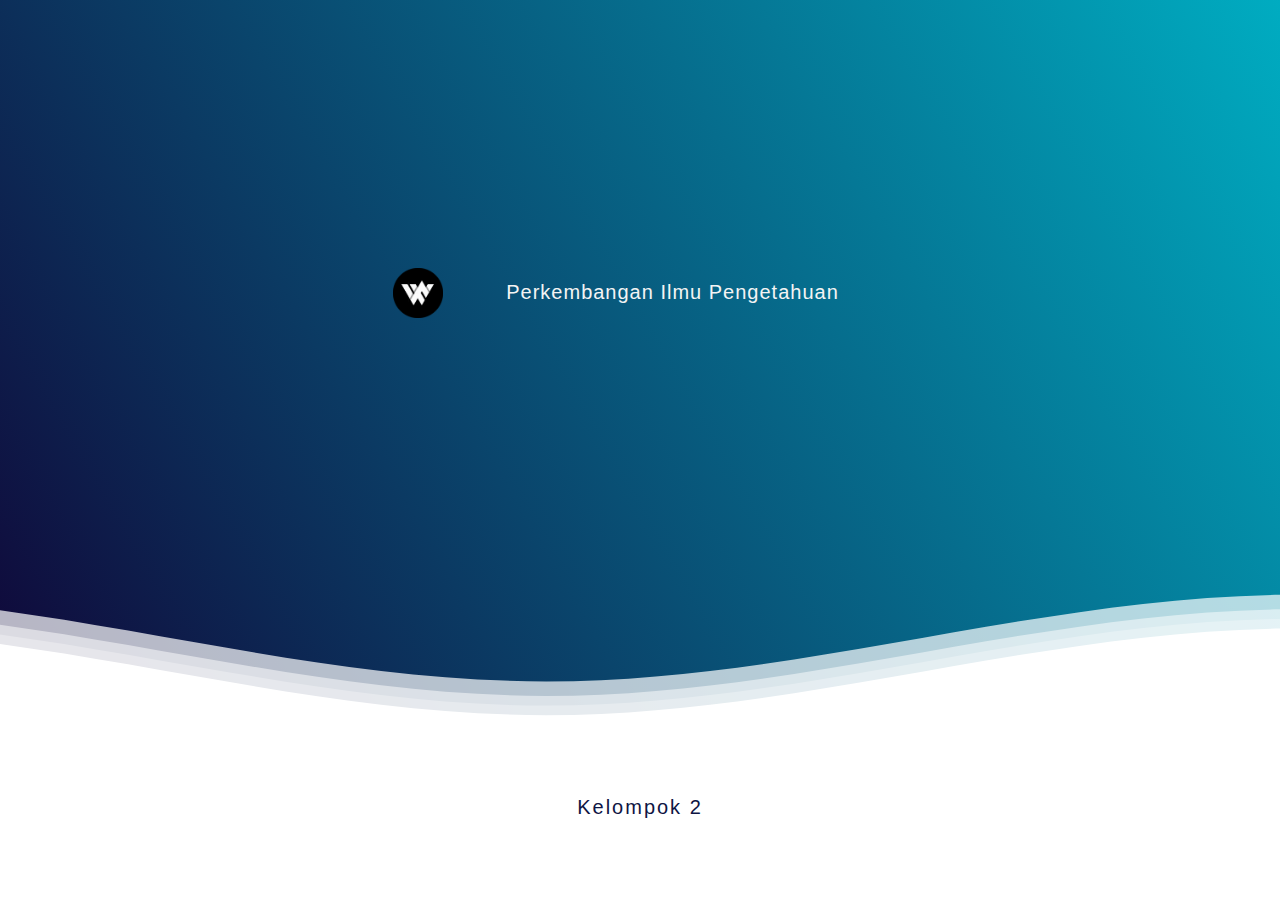
<file: index.html>
<!DOCTYPE html>
<html lang="en" >
<head>
  <meta charset="UTF-8">
  <title>Filsafat Ilmu</title>
  <link rel="stylesheet" href="./css/style_awal.css">
  <link href="images/logo.PNG" rel="shortcut icon">
</head>
<body>
<!-- partial:index.partial.html -->
<!--Hey! This is the original version
of Simple CSS Waves-->

<div class="header">

<!--Content before waves-->
<div class="inner-header flex">
<!--Just the logo.. Don't mind this-->
<img src="./images/logo.PNG" alt="Logo" class="logo">
  <div class="btn">
    <a href="prolog.html" class="btn">Perkembangan Ilmu Pengetahuan</a>
</div>

<!-- <h1><a href="prolog.html">Simple CSS Waves</a></h1> -->
</div>

<!--Waves Container-->
<div>
<svg class="waves" xmlns="http://www.w3.org/2000/svg" xmlns:xlink="http://www.w3.org/1999/xlink"
viewBox="0 24 150 28" preserveAspectRatio="none" shape-rendering="auto">
<defs>
<path id="gentle-wave" d="M-160 44c30 0 58-18 88-18s 58 18 88 18 58-18 88-18 58 18 88 18 v44h-352z" />
</defs>
<g class="parallax">
<use xlink:href="#gentle-wave" x="48" y="0" fill="rgba(255,255,255,0.7" />
<use xlink:href="#gentle-wave" x="48" y="3" fill="rgba(255,255,255,0.5)" />
<use xlink:href="#gentle-wave" x="48" y="5" fill="rgba(255,255,255,0.3)" />
<use xlink:href="#gentle-wave" x="48" y="7" fill="#fff" />
</g>
</svg>
</div>
<!--Waves end-->

</div>
<!--Header ends-->

<!--Content starts-->
<div class="content flex">
  <p>Kelompok 2  </p>
</div>
<!--Content ends-->
<!-- partial -->
  
</body>
</html>
</file>
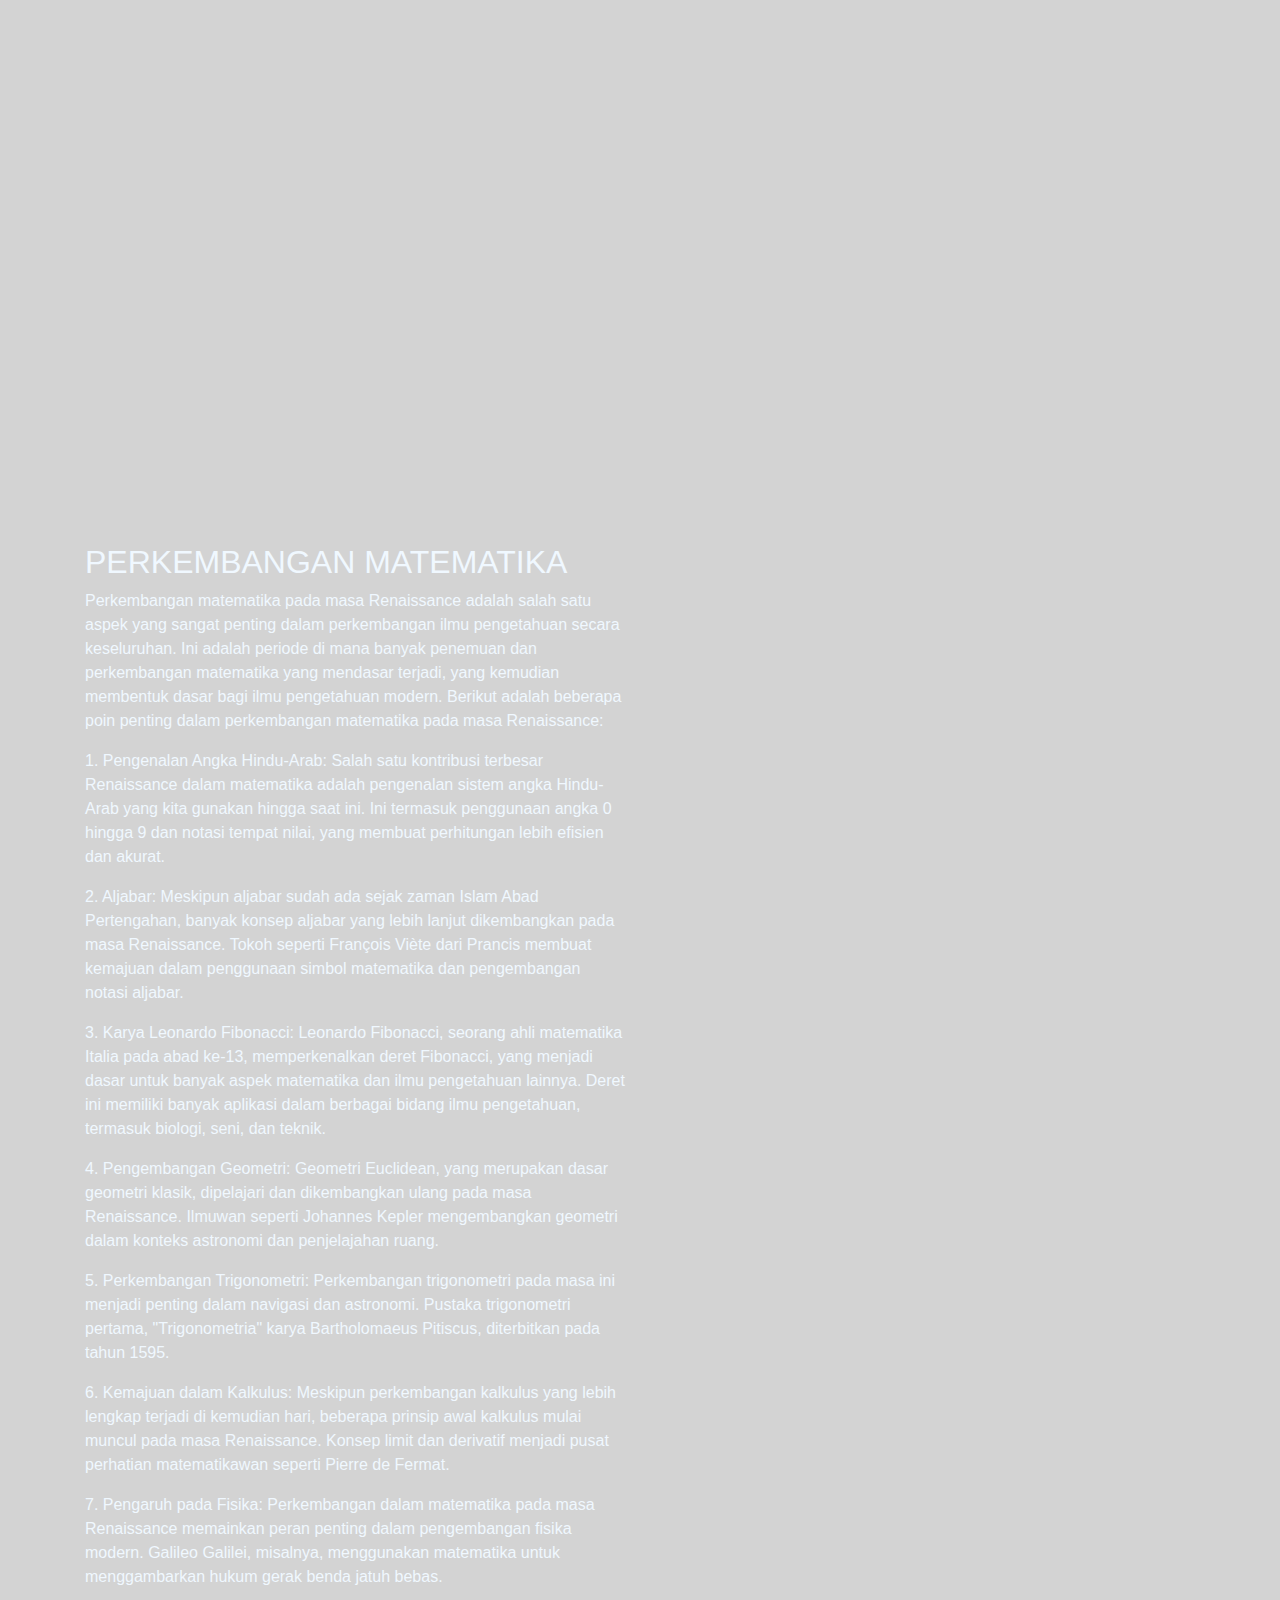
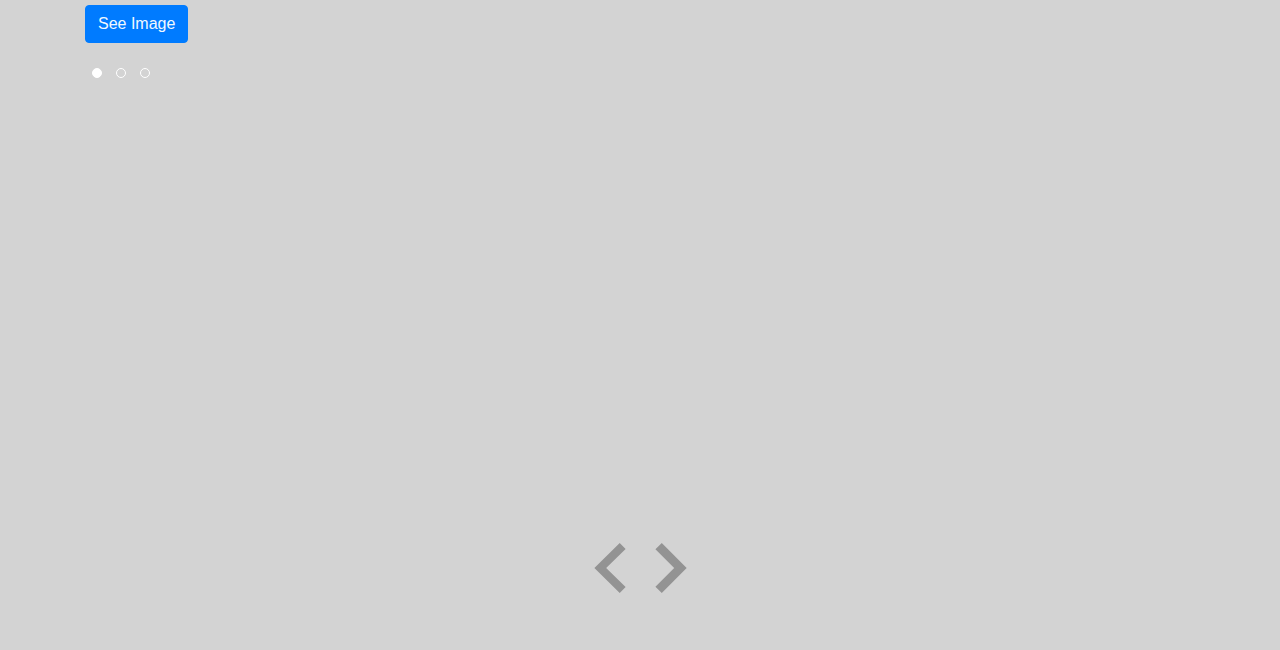
<file: isi.html>
<!DOCTYPE html>
<html lang="en" >
<head>
  <meta charset="UTF-8">
  <title>Isi</title>
  <link rel='stylesheet' href='https://cdnjs.cloudflare.com/ajax/libs/twitter-bootstrap/4.1.2/css/bootstrap.min.css'>
  <link rel='stylesheet' href='https://cdnjs.cloudflare.com/ajax/libs/twitter-bootstrap/4.1.2/css/bootstrap.min.css'>
<link rel='stylesheet' href='https://cdnjs.cloudflare.com/ajax/libs/OwlCarousel2/2.3.4/assets/owl.carousel.min.css'>
<link rel='stylesheet' href='https://cdnjs.cloudflare.com/ajax/libs/OwlCarousel2/2.3.4/assets/owl.theme.default.min.css'><link rel="stylesheet" href="./css/style_isi.css">
<link href="images/logo.PNG" rel="shortcut icon">

</head>
<body>
<!-- partial:index.partial.html -->
<div class="owl-carousel owl-theme">
  <div class="owl-slide d-flex align-items-center cover" style="background-image: url(https://i.pinimg.com/474x/55/f4/61/55f461538e71e0b958355d5222c7a06c.jpg);">
    <div class="container">
      <div class="row justify-content-center justify-content-md-start">
        <div class="col-10 col-md-6 static">
          <div class="owl-slide-text">
            <h2 class="owl-slide-animated owl-slide-title">PERKEMBANGAN MATEMATIKA</h2>
            <div class="owl-slide-animated owl-slide-subtitle mb-3">
              Perkembangan matematika pada masa Renaissance adalah salah satu aspek yang sangat penting dalam perkembangan ilmu pengetahuan secara keseluruhan. Ini adalah periode di mana banyak penemuan dan perkembangan matematika yang mendasar terjadi, yang kemudian membentuk dasar bagi ilmu pengetahuan modern. Berikut adalah beberapa poin penting dalam perkembangan matematika pada masa Renaissance:
            </div>
            <div class="owl-slide-animated owl-slide-subtitle mb-3">1. Pengenalan Angka Hindu-Arab: Salah satu kontribusi terbesar Renaissance dalam matematika adalah pengenalan sistem angka Hindu-Arab yang kita gunakan hingga saat ini. Ini termasuk penggunaan angka 0 hingga 9 dan notasi tempat nilai, yang membuat perhitungan lebih efisien dan akurat.
            </div>
             <div class="owl-slide-animated owl-slide-subtitle mb-3">2. Aljabar: Meskipun aljabar sudah ada sejak zaman Islam Abad Pertengahan, banyak konsep aljabar yang lebih lanjut dikembangkan pada masa Renaissance. Tokoh seperti François Viète dari Prancis membuat kemajuan dalam penggunaan simbol matematika dan pengembangan notasi aljabar.</div>              
             <div class="owl-slide-animated owl-slide-subtitle mb-3">3. Karya Leonardo Fibonacci: Leonardo Fibonacci, seorang ahli matematika Italia pada abad ke-13, memperkenalkan deret Fibonacci, yang menjadi dasar untuk banyak aspek matematika dan ilmu pengetahuan lainnya. Deret ini memiliki banyak aplikasi dalam berbagai bidang ilmu pengetahuan, termasuk biologi, seni, dan teknik.</div>
             <div class="owl-slide-animated owl-slide-subtitle mb-3">4. Pengembangan Geometri: Geometri Euclidean, yang merupakan dasar geometri klasik, dipelajari dan dikembangkan ulang pada masa Renaissance. Ilmuwan seperti Johannes Kepler mengembangkan geometri dalam konteks astronomi dan penjelajahan ruang.</div>
             <div class="owl-slide-animated owl-slide-subtitle mb-3">5. Perkembangan Trigonometri: Perkembangan trigonometri pada masa ini menjadi penting dalam navigasi dan astronomi. Pustaka trigonometri pertama, "Trigonometria" karya Bartholomaeus Pitiscus, diterbitkan pada tahun 1595.</div>
             <div class="owl-slide-animated owl-slide-subtitle mb-3">6. Kemajuan dalam Kalkulus: Meskipun perkembangan kalkulus yang lebih lengkap terjadi di kemudian hari, beberapa prinsip awal kalkulus mulai muncul pada masa Renaissance. Konsep limit dan derivatif menjadi pusat perhatian matematikawan seperti Pierre de Fermat.</div>
             <div class="owl-slide-animated owl-slide-subtitle mb-3">7. Pengaruh pada Fisika: Perkembangan dalam matematika pada masa Renaissance memainkan peran penting dalam pengembangan fisika modern. Galileo Galilei, misalnya, menggunakan matematika untuk menggambarkan hukum gerak benda jatuh bebas.</div>
            <a class="btn btn-primary owl-slide-animated owl-slide-cta" href="./renaisance.html">See Image</a>
          </div>
        </div>
      </div>
    </div>
  </div><!--/owl-slide-->


  
  <div class="owl-slide d-flex align-items-center cover" style="background-image: url(https://i.pinimg.com/474x/50/9f/eb/509febeaa12a3b9b2e14c5cbe0e69168.jpg);">
    <div class="container">
      <div class="row justify-content-center justify-content-md-start">
        <div class="col-10 col-md-6 static">
          <div class="owl-slide-text">
            <h2 class="owl-slide-animated owl-slide-title">REVOLUSI ASTRONOMI</h2>
            <div class="owl-slide-animated owl-slide-subtitle mb-3">
              Revolusi astronomi pada zaman Renaissance adalah periode penting dalam perkembangan ilmu pengetahuan yang menandai perubahan besar dalam pemahaman manusia tentang alam semesta. Beberapa ilmuwan pada masa Renaissance menciptakan paradigma baru dalam astronomi yang mengubah pandangan dunia mereka dan membentuk dasar bagi pemahaman kita tentang kosmos. Berikut adalah penjelasan lebih lanjut tentang revolusi astronomi pada masa Renaissance:
            </div>
            <div class="owl-slide-animated owl-slide-subtitle mb-3">1. Pemikiran Geosentris vs. Heliocentris: Sebelum masa Renaissance, pandangan dominan tentang alam semesta adalah pandangan geosentris, yang menyatakan bahwa Bumi adalah pusat alam semesta dan semua benda langit mengelilinginya. Ptolemaeus adalah salah satu tokoh utama yang menyusun model geosentris yang rumit.</div>
            <div class="owl-slide-animated owl-slide-subtitle mb-3">2. Nicolaus Copernicus (1473-1543): Copernicus adalah ilmuwan Polandia yang menggagas model heliosentris, yang menempatkan Matahari di pusat tata surya dan menggambarkan planet-planet, termasuk Bumi, yang mengorbitnya. Teorinya, yang dijelaskan dalam bukunya "De revolutionibus orbium coelestium" (Tentang Revolusi Benda-benda Langit), membawa perubahan mendasar dalam pandangan tentang alam semesta.</div>
            <div class="owl-slide-animated owl-slide-subtitle mb-3">3. Keberanian Galileo Galilei (1564-1642): Galileo adalah ilmuwan Italia yang memainkan peran kunci dalam mendukung pandangan heliosentris Copernicus. Melalui teleskopnya, ia mengamati fenomena seperti bulan Jupiter, yang mengorbit planet tersebut, membuktikan bahwa tidak semua benda langit mengelilingi Bumi. Ini menantang pandangan geosentris yang dominan dan menarik perhatian pihak gereja.</div>
            <div class="owl-slide-animated owl-slide-subtitle mb-3">4. Hukum Gerak Kepler (1571-1630): Johannes Kepler, seorang matematikawan dan astronom Jerman, mengembangkan tiga hukum gerak yang menggambarkan gerakan planet-planet mengelilingi Matahari. Hukum-hukum Kepler membuktikan bahwa orbit planet adalah elips, bukan lingkaran sempurna seperti yang diajarkan oleh Ptolemaeus. Penemuan ini menggantikan pandangan geosentris dengan heliosentris.</div>
            <div class="owl-slide-animated owl-slide-subtitle mb-3">5. Isaac Newton (1643-1727): Newton, seorang fisikawan Inggris, menyusun Hukum Gerak Newton dan Hukum Gravitasi Universal. Ini memberikan dasar matematis yang kuat untuk menjelaskan gerakan benda-benda di alam semesta. Hukum gravitasi Newton menjelaskan mengapa benda-benda langit saling tarik-mengtarik.</div>
            <div class="owl-slide-animated owl-slide-subtitle mb-3">6. Pengaruh dalam Perkembangan Ilmu Pengetahuan Lainnya: Revolusi astronomi pada masa Renaissance tidak hanya mengubah pandangan tentang alam semesta tetapi juga memberikan kontribusi besar pada perkembangan ilmu pengetahuan lainnya. Metode ilmiah yang dikembangkan oleh ilmuwan seperti Copernicus, Galileo, dan Kepler membentuk dasar bagi penelitian ilmiah yang lebih lanjut di berbagai bidang.</div>
            <div class="owl-slide-animated owl-slide-subtitle mb-3">7. Perubahan Pandangan Dunia: Revolusi astronomi pada masa Renaissance memiliki dampak besar pada pandangan dunia masyarakat pada saat itu. Hal ini menggantikan pandangan geosentris tradisional dengan pandangan yang lebih heliosentris, yang menekankan bahwa Bumi adalah salah satu planet yang mengorbit Matahari di alam semesta yang lebih besar.</div>
            <a class="btn btn-primary owl-slide-animated owl-slide-cta" href="renaisance2.html" target="_blank" role="button">See Image</a>
          </div>
        </div>
      </div>
    </div>
  </div><!--/owl-slide-->

  <div class="owl-slide d-flex align-items-center cover" style="background-image: url(https://i.pinimg.com/474x/8d/05/ea/8d05eaf60cc764ad1af44e8e531f8570.jpg);">
    <div class="container">
      <div class="row justify-content-center justify-content-md-start">
        <div class="col-10 col-md-6 static">
          <div class="owl-slide-text">
            <h2 class="owl-slide-animated owl-slide-title">ILMU PENGETAHUAN DAN SENI</h2>
            <div class="owl-slide-animated owl-slide-subtitle mb-3">
              Perkembangan ilmu pengetahuan pada zaman Renaissance tidak dapat dipisahkan dari hubungannya dengan seni. Pada masa ini, ilmu pengetahuan dan seni saling memengaruhi dan mendukung satu sama lain. Berikut adalah penjelasan tentang keterkaitan ilmu pengetahuan dan seni pada perkembangan ilmu pengetahuan pada masa Renaissance:
            </div>
            <div class="owl-slide-animated owl-slide-subtitle mb-3">1. Pemulihan Warisan Klasik: Salah satu ciri utama Renaissance adalah minat besar terhadap warisan klasik Yunani dan Romawi. Ini mencakup karya-karya seni dan ilmiah. Orang-orang Renaissance, seperti Leonardo da Vinci dan Galileo Galilei, mempelajari teks-teks klasik dan karya seni klasik sebagai sumber inspirasi dan pengetahuan.</div>
            <div class="owl-slide-animated owl-slide-subtitle mb-3">2. Perspektif dalam Seni: Penggunaan perspektif linear dalam seni, yang memungkinkan seniman untuk menciptakan ilusi kedalaman dalam lukisan, juga merupakan konsep matematis yang memengaruhi seni dan ilmu pengetahuan. Seniman seperti Filippo Brunelleschi dan Leon Battista Alberti mengembangkan teori perspektif ini.</div>
            <div class="owl-slide-animated owl-slide-subtitle mb-3">3. Ilustrasi Ilmiah: Ilustrasi ilmiah, seperti yang ditemukan dalam buku-buku tentang botani, zoologi, dan anatomi, menjadi penting pada masa ini. Ilustrasi ini membantu memperjelas konsep ilmiah dan digunakan dalam penyebarkan pengetahuan ilmiah.</div>
            <div class="owl-slide-animated owl-slide-subtitle mb-3">4. Perubahan Paradigma: Pemahaman yang lebih mendalam tentang alam semesta, anatomi manusia, dan berbagai fenomena alam di masa Renaissance membantu mengubah paradigma ilmiah, menggantikan pandangan klasik dengan penjelasan yang lebih ilmiah dan empiris.</div>
            <div class="owl-slide-animated owl-slide-subtitle mb-3">5. Pengamatan Astronomi: Ilmuwan seperti Galileo Galilei menggunakan perkakas ilmiah seperti teleskop untuk mengamati langit. Pengamatan astronomi mereka tentang bulan, planet, dan bintang membantu mengembangkan pemahaman ilmiah tentang alam semesta.</div>
            <a class="btn btn-primary owl-slide-animated owl-slide-cta" href="./renaisance3.html" target="_blank" role="button">See Image</a>
          </div>
        </div>
      </div>
    </div>
  </div><!--/owl-slide-->
</div>


<!-- partial -->
  <script src='https://cdnjs.cloudflare.com/ajax/libs/jquery/3.3.1/jquery.min.js'></script>
<script src='https://cdnjs.cloudflare.com/ajax/libs/OwlCarousel2/2.3.4/owl.carousel.min.js'></script><script  src="./js/script_isi.js"></script>

</body>
</html>
</file>
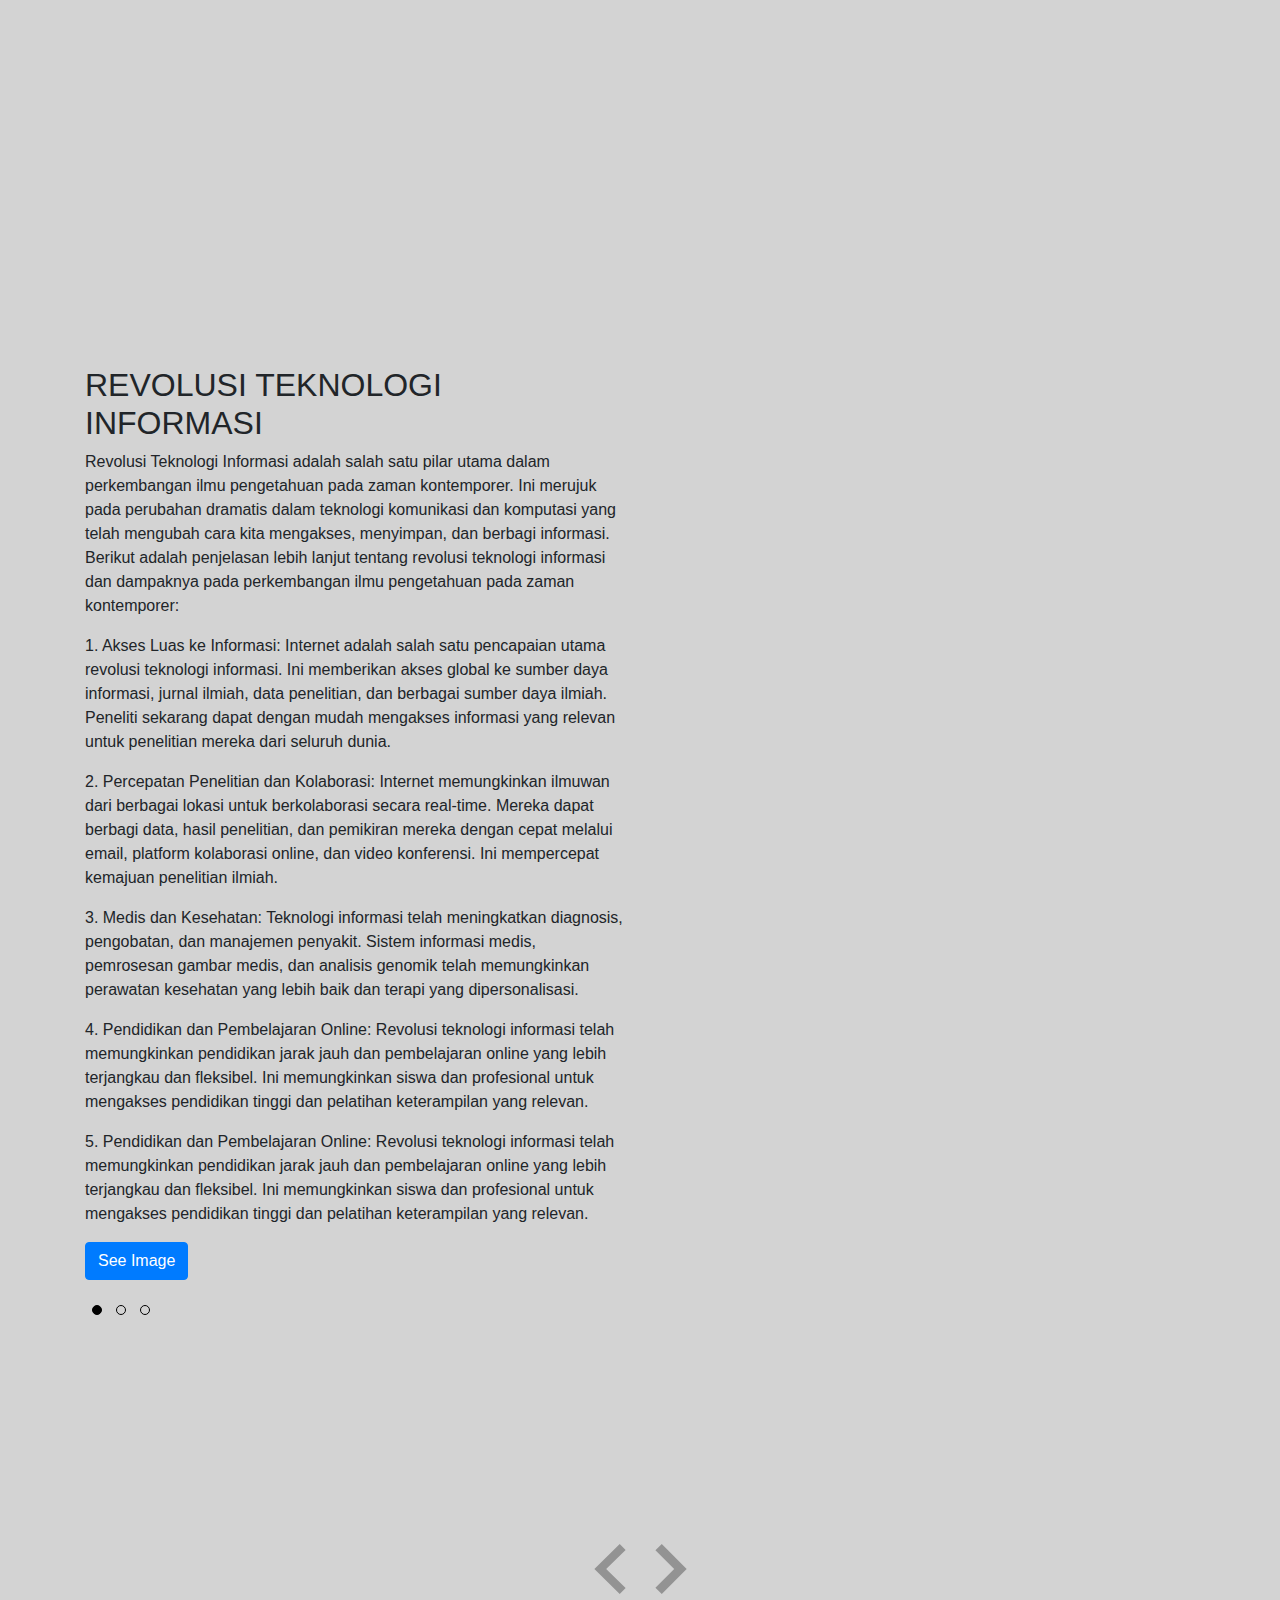
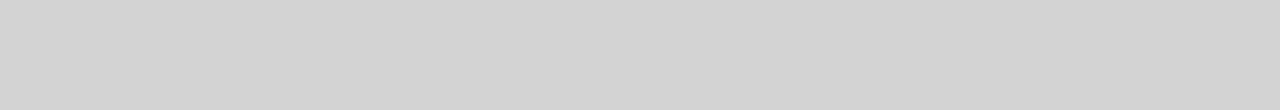
<file: isi_kmp.html>
<!DOCTYPE html>
<html lang="en" >
<head>
  <meta charset="UTF-8">
  <title>Kontemporer</title>
  <link rel='stylesheet' href='https://cdnjs.cloudflare.com/ajax/libs/twitter-bootstrap/4.1.2/css/bootstrap.min.css'>
<link rel='stylesheet' href='https://cdnjs.cloudflare.com/ajax/libs/OwlCarousel2/2.3.4/assets/owl.carousel.min.css'>
<link rel='stylesheet' href='https://cdnjs.cloudflare.com/ajax/libs/OwlCarousel2/2.3.4/assets/owl.theme.default.min.css'><link rel="stylesheet" href="./css/style_isikmp.css">
<link href="images/logo.PNG" rel="shortcut icon">

</head>
<body>
<!-- partial:index.partial.html -->
<div class="owl-carousel owl-theme">
  <div class="owl-slide d-flex align-items-center cover" style="background-image: url(https://i.pinimg.com/474x/26/8c/f7/268cf78a35475778949a749881b2524f.jpg);">
    <div class="container">
      <div class="row justify-content-center justify-content-md-start">
        <div class="col-10 col-md-6 static">
          <div class="owl-slide-text">
            <h2 class="owl-slide-animated owl-slide-title">REVOLUSI TEKNOLOGI INFORMASI</h2>
            <div class="owl-slide-animated owl-slide-subtitle mb-3">
              Revolusi Teknologi Informasi adalah salah satu pilar utama dalam perkembangan ilmu pengetahuan pada zaman kontemporer. Ini merujuk pada perubahan dramatis dalam teknologi komunikasi dan komputasi yang telah mengubah cara kita mengakses, menyimpan, dan berbagi informasi. Berikut adalah penjelasan lebih lanjut tentang revolusi teknologi informasi dan dampaknya pada perkembangan ilmu pengetahuan pada zaman kontemporer:
            </div>
            <div class="owl-slide-animated owl-slide-subtitle mb-3">1. Akses Luas ke Informasi: Internet adalah salah satu pencapaian utama revolusi teknologi informasi. Ini memberikan akses global ke sumber daya informasi, jurnal ilmiah, data penelitian, dan berbagai sumber daya ilmiah. Peneliti sekarang dapat dengan mudah mengakses informasi yang relevan untuk penelitian mereka dari seluruh dunia.</div>
            <div class="owl-slide-animated owl-slide-subtitle mb-3">2. Percepatan Penelitian dan Kolaborasi: Internet memungkinkan ilmuwan dari berbagai lokasi untuk berkolaborasi secara real-time. Mereka dapat berbagi data, hasil penelitian, dan pemikiran mereka dengan cepat melalui email, platform kolaborasi online, dan video konferensi. Ini mempercepat kemajuan penelitian ilmiah.</div>
            <div class="owl-slide-animated owl-slide-subtitle mb-3">3. Medis dan Kesehatan: Teknologi informasi telah meningkatkan diagnosis, pengobatan, dan manajemen penyakit. Sistem informasi medis, pemrosesan gambar medis, dan analisis genomik telah memungkinkan perawatan kesehatan yang lebih baik dan terapi yang dipersonalisasi.</div>
            <div class="owl-slide-animated owl-slide-subtitle mb-3">4. Pendidikan dan Pembelajaran Online: Revolusi teknologi informasi telah memungkinkan pendidikan jarak jauh dan pembelajaran online yang lebih terjangkau dan fleksibel. Ini memungkinkan siswa dan profesional untuk mengakses pendidikan tinggi dan pelatihan keterampilan yang relevan.</div>
            <div class="owl-slide-animated owl-slide-subtitle mb-3">5. Pendidikan dan Pembelajaran Online: Revolusi teknologi informasi telah memungkinkan pendidikan jarak jauh dan pembelajaran online yang lebih terjangkau dan fleksibel. Ini memungkinkan siswa dan profesional untuk mengakses pendidikan tinggi dan pelatihan keterampilan yang relevan.</div>
            <a class="btn btn-primary owl-slide-animated owl-slide-cta" href="./kontemporer.html" target="_blank" role="button">See Image</a>
          </div>
        </div>
      </div>
    </div>
  </div><!--/owl-slide-->

  <div class="owl-slide d-flex align-items-center cover" style="background-image: url(https://i.pinimg.com/474x/f5/44/2f/f5442f6be45b16174bf704c913ca7b5a.jpg);">
    <div class="container">
      <div class="row justify-content-center justify-content-md-start">
        <div class="col-10 col-md-6 static">
          <div class="owl-slide-text">
            <h2 class="owl-slide-animated owl-slide-title">REVITALISASI PENELITIAN ANTARIKSA</h2>
            <div class="owl-slide-animated owl-slide-subtitle mb-3">
              Revitalisasi penelitian antariksa adalah salah satu aspek yang sangat penting dalam perkembangan ilmu pengetahuan pada zaman kontemporer. Ini mencakup upaya global untuk menjalankan misi penjelajahan antariksa, penelitian ilmiah, dan eksplorasi luar angkasa yang bertujuan untuk memahami alam semesta, mengeksplorasi planet-planet dan objek-objek luar angkasa, serta mengembangkan teknologi baru. Berikut adalah penjelasan lebih lanjut tentang revitalisasi penelitian antariksa dan dampaknya pada perkembangan ilmu pengetahuan pada zaman kontemporer:
            </div>
            <div class="owl-slide-animated owl-slide-subtitle mb-3">1. Pemahaman Alam Semesta: Penelitian antariksa telah memberikan pemahaman yang lebih dalam tentang alam semesta, planet-planet di tata surya, dan objek-objek astronomi lainnya. Data dan pengamatan dari misi antariksa telah mengungkapkan detail yang tidak terlihat sebelumnya tentang sifat fisik dan kimia alam semesta.</div>
            <div class="owl-slide-animated owl-slide-subtitle mb-3">2. Penjelajahan Planet: Misi penjelajahan planet, seperti misi Mars Rover, misi penelitian Venus, dan eksplorasi Bulan, telah memberikan wawasan yang lebih baik tentang planet-planet di tata surya kita. Ini mencakup pemahaman tentang atmosfer, permukaan, dan kondisi lingkungan di planet-planet tersebut.</div>
            <div class="owl-slide-animated owl-slide-subtitle mb-3">3. Eksplorasi Benda Lain di Tata Surya: Penelitian antariksa telah mengirim wahana luar angkasa untuk mempelajari objek-objek seperti asteroid dan komet. Misi seperti OSIRIS-REx dan Hayabusa2 bertujuan untuk mengumpulkan sampel dari asteroid untuk memahami asal usul tata surya dan potensi ancaman benda-benda luar angkasa.</div>
            <div class="owl-slide-animated owl-slide-subtitle mb-3">4. Misi Antariksa Manusia: Pada zaman kontemporer, ada peningkatan minat dalam misi antariksa manusia. Misi seperti Proyek Artemis NASA bertujuan untuk mengirim manusia kembali ke Bulan dan bahkan merencanakan misi ke Mars. Ini membuka potensi penjelajahan luar angkasa yang lebih lanjut.</div>
            <a class="btn btn-primary owl-slide-animated owl-slide-cta" href="./kontemporer2.html" target="_blank" role="button">See Image</a>
          </div>
        </div>
      </div>
    </div>
  </div><!--/owl-slide-->

  <div class="owl-slide d-flex align-items-center cover" style="background-image: url(https://i.pinimg.com/474x/40/90/fe/4090fe1ac3f1cdc74b41922c15df7cf5.jpg);">
    <div class="container">
      <div class="row justify-content-center justify-content-md-start">
        <div class="col-10 col-md-6 static">
          <div class="owl-slide-text">
            <h2 class="owl-slide-animated owl-slide-title">PEMBANGUNAN TEKNOLOGI ENERGI BERSIH</h2>
            <div class="owl-slide-animated owl-slide-subtitle mb-3">
              Pembangunan teknologi energi bersih adalah salah satu aspek yang sangat penting dalam perkembangan ilmu pengetahuan pada zaman kontemporer. Ini mencakup upaya besar untuk mengembangkan sumber energi yang lebih ramah lingkungan, efisien, dan berkelanjutan, guna mengatasi masalah perubahan iklim dan ketergantungan pada bahan bakar fosil. Berikut adalah penjelasan lebih lanjut tentang pembangunan teknologi energi bersih dan dampaknya pada perkembangan ilmu pengetahuan pada zaman kontemporer:
            </div>
            <div class="owl-slide-animated owl-slide-subtitle mb-3">1. Energi Terbarukan: Salah satu aspek utama dalam pembangunan teknologi energi bersih adalah pengembangan sumber energi terbarukan seperti energi surya, energi angin, hidroelektrik, dan bioenergi. Teknologi ini memungkinkan produksi energi tanpa emisi karbon yang signifikan.</div>
            <div class="owl-slide-animated owl-slide-subtitle mb-3">2. Panel Surya: Teknologi panel surya telah mengalami kemajuan pesat, mengubah cahaya matahari menjadi listrik dengan efisiensi yang lebih tinggi dan biaya yang lebih rendah. Ini membuat energi surya lebih terjangkau dan dapat diakses oleh lebih banyak orang.</div>
            <div class="owl-slide-animated owl-slide-subtitle mb-3">3. Transportasi Ramah Lingkungan: Pengembangan teknologi kendaraan listrik (EV) telah mengubah industri transportasi. EV yang lebih efisien dan berdaya tahan tinggi telah memungkinkan pengurangan emisi karbon dalam transportasi.</div>
            <div class="owl-slide-animated owl-slide-subtitle mb-3">4. Energi Angin: Pembangunan teknologi turbin angin modern telah meningkatkan kapasitas dan efisiensi pembangkit listrik tenaga angin. Pembangkit listrik tenaga angin offshore (di lepas pantai) juga semakin umum dan efisien.</div>
            <a class="btn btn-primary owl-slide-animated owl-slide-cta" href="./kontemporer3.html" target="_blank" role="button">See Image</a>
          </div>
        </div>
      </div>
    </div>
  </div><!--/owl-slide-->
</div>

<!-- partial -->
  <script src='https://cdnjs.cloudflare.com/ajax/libs/jquery/3.3.1/jquery.min.js'></script>
<script src='https://cdnjs.cloudflare.com/ajax/libs/OwlCarousel2/2.3.4/owl.carousel.min.js'></script><script  src="./js/script_isikmp.js"></script>

</body>
</html>
</file>
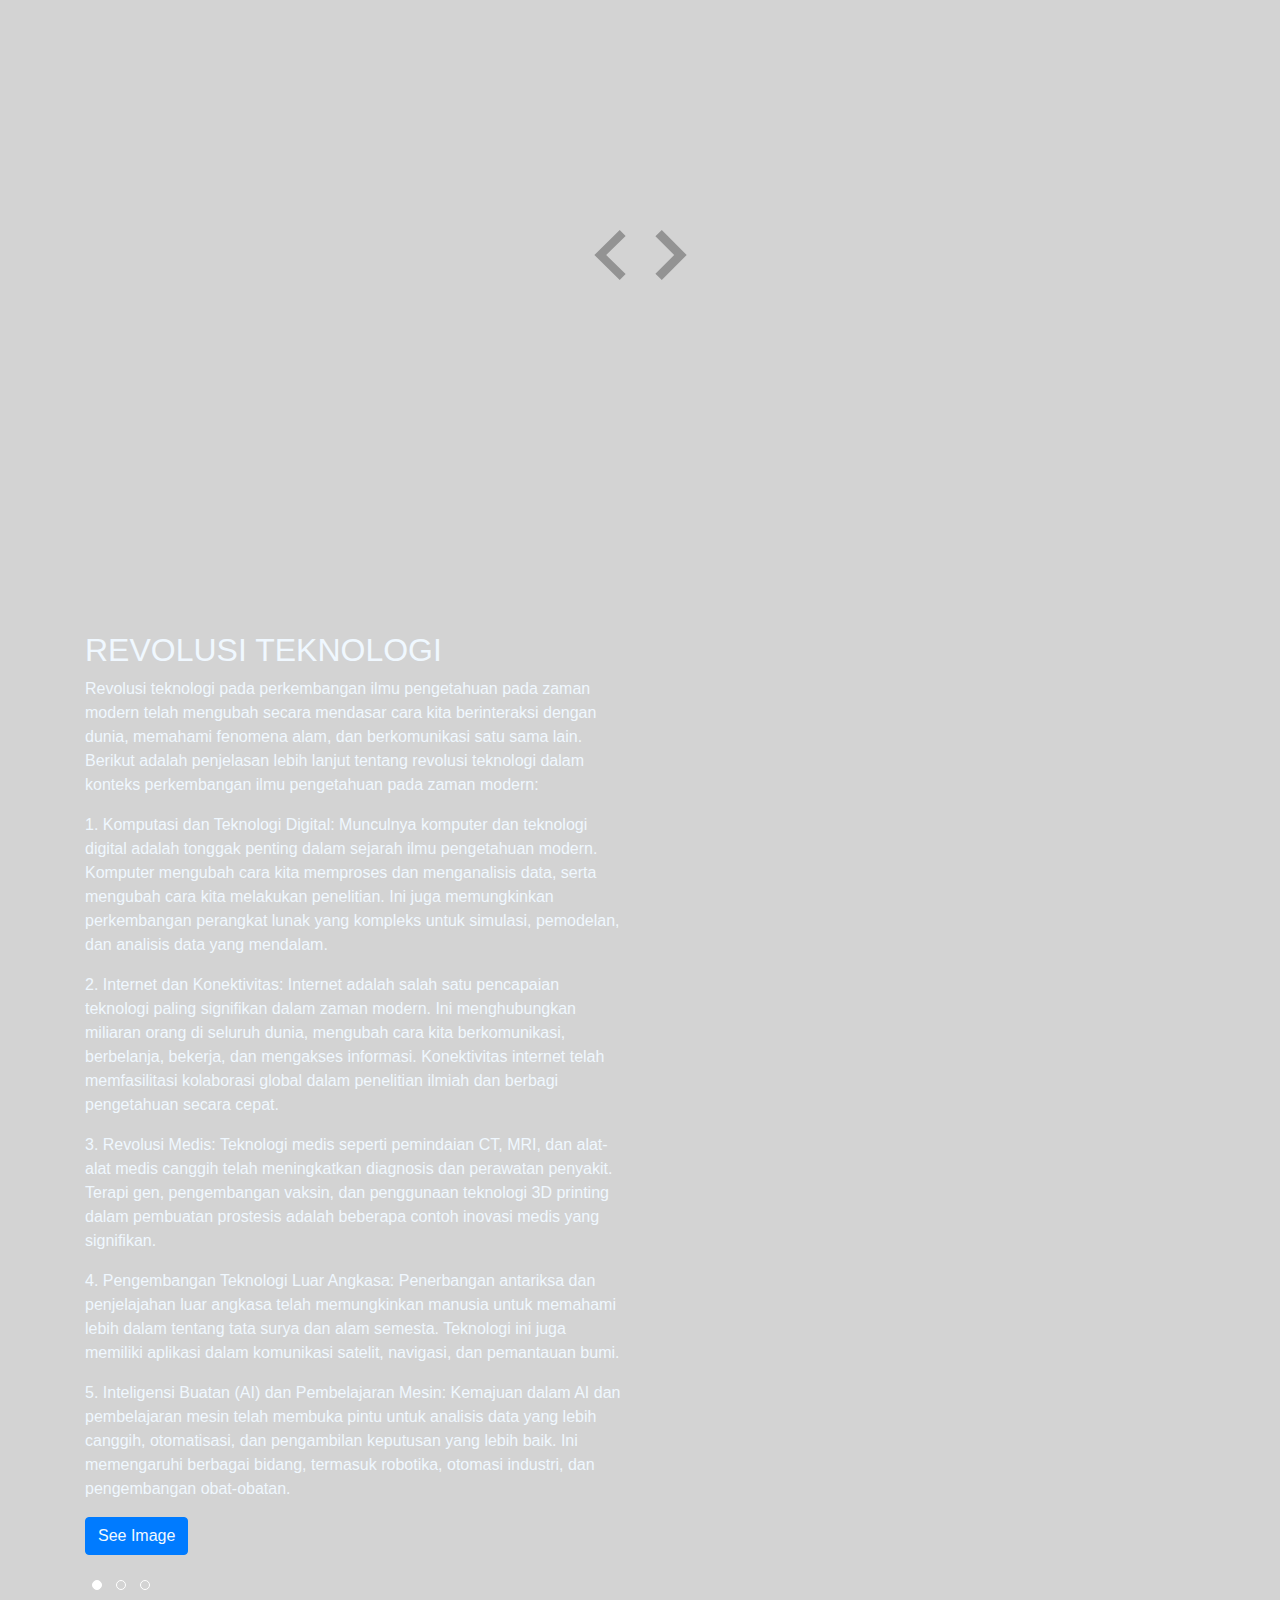
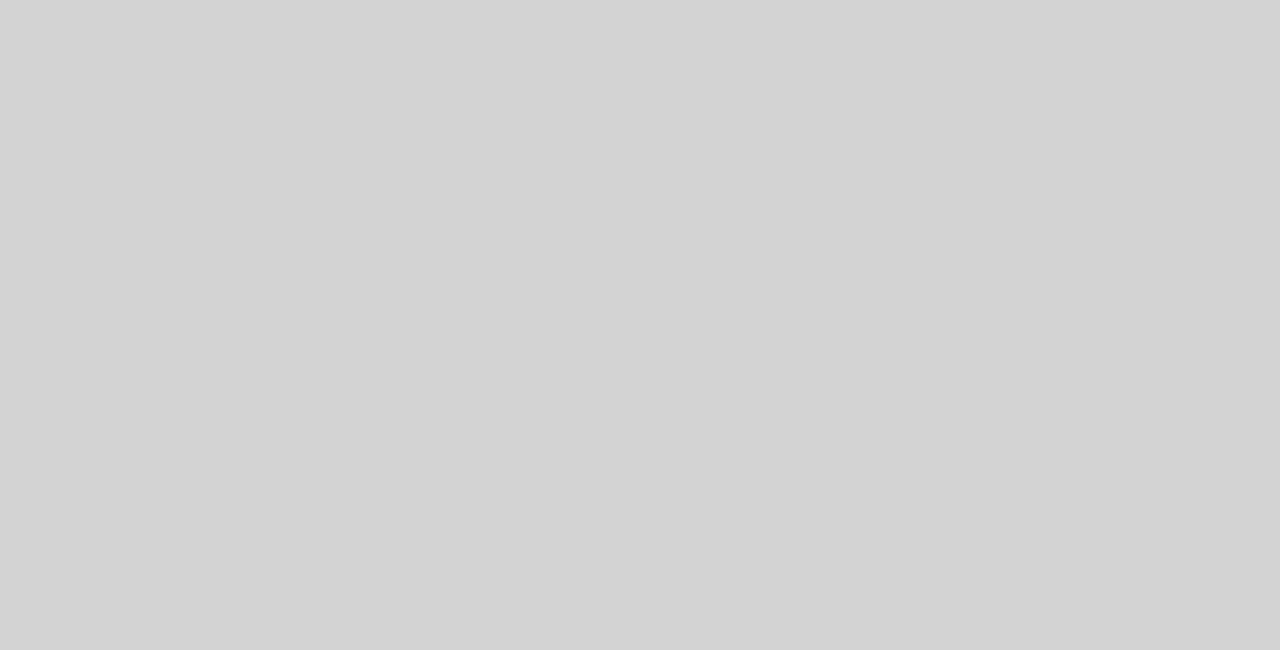
<file: isi_md.html>
<!DOCTYPE html>
<html lang="en" >
<head>
  <meta charset="UTF-8">
  <title>Modern</title>
  <link rel='stylesheet' href='https://cdnjs.cloudflare.com/ajax/libs/twitter-bootstrap/4.1.2/css/bootstrap.min.css'>
<link rel='stylesheet' href='https://cdnjs.cloudflare.com/ajax/libs/OwlCarousel2/2.3.4/assets/owl.carousel.min.css'>
<link rel='stylesheet' href='https://cdnjs.cloudflare.com/ajax/libs/OwlCarousel2/2.3.4/assets/owl.theme.default.min.css'><link rel="stylesheet" href="./css/style_isimd.css">
<link href="images/logo.PNG" rel="shortcut icon">

</head>
<body>
<!-- partial:index.partial.html -->
<div class="owl-carousel owl-theme">
  <div class="owl-slide d-flex align-items-center cover" style="background-image: url(https://i.pinimg.com/474x/d3/4b/59/d34b59e021d3e8666196e4ff4080e027.jpg);">
    <div class="container">
      <div class="row justify-content-center justify-content-md-start">
        <div class="col-10 col-md-6 static">
          <div class="owl-slide-text">
            <h2 class="owl-slide-animated owl-slide-title">REVOLUSI TEKNOLOGI</h2>
            <div class="owl-slide-animated owl-slide-subtitle mb-3">
              Revolusi teknologi pada perkembangan ilmu pengetahuan pada zaman modern telah mengubah secara mendasar cara kita berinteraksi dengan dunia, memahami fenomena alam, dan berkomunikasi satu sama lain. Berikut adalah penjelasan lebih lanjut tentang revolusi teknologi dalam konteks perkembangan ilmu pengetahuan pada zaman modern:
            </div>
            <div class="owl-slide-animated owl-slide-subtitle mb-3">1. Komputasi dan Teknologi Digital: Munculnya komputer dan teknologi digital adalah tonggak penting dalam sejarah ilmu pengetahuan modern. Komputer mengubah cara kita memproses dan menganalisis data, serta mengubah cara kita melakukan penelitian. Ini juga memungkinkan perkembangan perangkat lunak yang kompleks untuk simulasi, pemodelan, dan analisis data yang mendalam.</div>
            <div class="owl-slide-animated owl-slide-subtitle mb-3">2. Internet dan Konektivitas: Internet adalah salah satu pencapaian teknologi paling signifikan dalam zaman modern. Ini menghubungkan miliaran orang di seluruh dunia, mengubah cara kita berkomunikasi, berbelanja, bekerja, dan mengakses informasi. Konektivitas internet telah memfasilitasi kolaborasi global dalam penelitian ilmiah dan berbagi pengetahuan secara cepat.</div>
            <div class="owl-slide-animated owl-slide-subtitle mb-3">3. Revolusi Medis: Teknologi medis seperti pemindaian CT, MRI, dan alat-alat medis canggih telah meningkatkan diagnosis dan perawatan penyakit. Terapi gen, pengembangan vaksin, dan penggunaan teknologi 3D printing dalam pembuatan prostesis adalah beberapa contoh inovasi medis yang signifikan.</div>
            <div class="owl-slide-animated owl-slide-subtitle mb-3">4. Pengembangan Teknologi Luar Angkasa: Penerbangan antariksa dan penjelajahan luar angkasa telah memungkinkan manusia untuk memahami lebih dalam tentang tata surya dan alam semesta. Teknologi ini juga memiliki aplikasi dalam komunikasi satelit, navigasi, dan pemantauan bumi.</div>
            <div class="owl-slide-animated owl-slide-subtitle mb-3">5. Inteligensi Buatan (AI) dan Pembelajaran Mesin: Kemajuan dalam AI dan pembelajaran mesin telah membuka pintu untuk analisis data yang lebih canggih, otomatisasi, dan pengambilan keputusan yang lebih baik. Ini memengaruhi berbagai bidang, termasuk robotika, otomasi industri, dan pengembangan obat-obatan.</div>
            <a class="btn btn-primary owl-slide-animated owl-slide-cta" href="./modern.html" target="_blank" role="button">See Image</a>
          </div>
        </div>
      </div>
    </div>
  </div><!--/owl-slide-->

  <div class="owl-slide d-flex align-items-center cover" style="background-image: url(https://i.pinimg.com/474x/4c/d4/b8/4cd4b8ba999fa5506dfb60fb4df00814.jpg);">
    <div class="container">
      <div class="row justify-content-center justify-content-md-start">
        <div class="col-10 col-md-6 static">
          <div class="owl-slide-text">
            <h2 class="owl-slide-animated owl-slide-title">PENELITIAN LUAR ANGKASA</h2>
            <div class="owl-slide-animated owl-slide-subtitle mb-3">
              Penelitian luar angkasa adalah salah satu aspek penting dalam perkembangan ilmu pengetahuan pada zaman modern. Hal ini telah memberikan wawasan yang berharga tentang alam semesta, menggantikan paradigma kita tentang tata surya dan alam semesta secara keseluruhan, dan telah menghasilkan teknologi maju yang digunakan di berbagai bidang. Berikut adalah penjelasan lebih lanjut tentang penelitian luar angkasa dan dampaknya pada perkembangan ilmu pengetahuan pada zaman modern:
            </div>
            <div class="owl-slide-animated owl-slide-subtitle mb-3">1. Pemahaman tentang Tata Surya: Penelitian luar angkasa telah membantu kita memahami lebih dalam tentang tata surya kita. Misalnya, pengamatan teleskopik dan misi luar angkasa telah mengungkapkan detail tentang planet-planet, satelit, dan asteroid dalam tata surya.</div>
            <div class="owl-slide-animated owl-slide-subtitle mb-3">2. Misi Penjelajahan Planet: Misi luar angkasa, seperti misi Viking ke Mars dan misi Voyager yang melewati tata surya luar, telah memberikan gambaran yang lebih baik tentang planet-planet di tata surya, termasuk atmosfer, permukaan, dan karakteristik fisik mereka.</div>
            <div class="owl-slide-animated owl-slide-subtitle mb-3">3. Pemahaman tentang Alam Semesta: Penelitian luar angkasa juga memungkinkan kita untuk mengamati fenomena luar angkasa, seperti supernova, lubang hitam, dan galaksi yang sangat jauh. Ini membantu kita memahami asal usul dan perkembangan alam semesta secara keseluruhan.</div>
            <div class="owl-slide-animated owl-slide-subtitle mb-3">4. Pemahaman tentang Kehidupan di Luar Bumi: Penelitian luar angkasa telah membantu mengidentifikasi planet-planet di zona laik huni (habitable zone) di sekitar bintang lain. Penemuan eksoplanet dan upaya pencarian tanda-tanda kehidupan di luar Bumi merupakan bagian dari penelitian ini.</div>
            <div class="owl-slide-animated owl-slide-subtitle mb-3">5. Inspirasi dan Pendidikan: Penjelajahan luar angkasa telah menjadi sumber inspirasi besar bagi banyak orang dan telah mendukung pendidikan di bidang sains dan teknologi. Misi luar angkasa seperti Apollo 11 telah menginspirasi generasi penerus untuk mengejar karier dalam sains dan teknologi.</div>
            <a class="btn btn-primary owl-slide-animated owl-slide-cta" href="./modern2.html" target="_blank" role="button">See Image</a>
          </div>
        </div>
      </div>
    </div>
  </div><!--/owl-slide-->

  <div class="owl-slide d-flex align-items-center cover" style="background-image: url(https://i.pinimg.com/474x/ae/c3/34/aec33484f837c70660f7ee1483e6f2a5.jpg);">
    <div class="container">
      <div class="row justify-content-center justify-content-md-start">
        <div class="col-10 col-md-6 static">
          <div class="owl-slide-text">
            <h2 class="owl-slide-animated owl-slide-title">KEMAJUAN DALAM KEDOKTERAN GENETIK</h2>
            <div class="owl-slide-animated owl-slide-subtitle mb-3">
              Kemajuan dalam kedokteran genetik adalah salah satu aspek terpenting dalam perkembangan ilmu pengetahuan pada zaman modern. Ilmu pengetahuan ini berfokus pada pemahaman dan manipulasi gen manusia dan organisme lain untuk mendapatkan pemahaman yang lebih dalam tentang genetika, mencegah dan mengobati penyakit genetik, dan meningkatkan kualitas hidup. Berikut adalah penjelasan lebih lanjut tentang kemajuan dalam kedokteran genetik dan dampaknya pada perkembangan ilmu pengetahuan modern:
            </div>
            <div class="owl-slide-animated owl-slide-subtitle mb-3">1. Pemahaman Genetika Manusia: Pada zaman modern, pemahaman kita tentang genom manusia telah berkembang pesat. Proyek Genom Manusia, yang selesai pada tahun 2003, membantu mengidentifikasi dan menganalisis semua gen yang ada dalam genom manusia. Ini membuka pintu untuk pemahaman yang lebih baik tentang bagaimana gen bekerja dan bagaimana perubahan genetik dapat memengaruhi kesehatan manusia.</div>
            <div class="owl-slide-animated owl-slide-subtitle mb-3">2. Penggunaan CRISPR-Cas9: Teknik pengeditan gen seperti CRISPR-Cas9 telah mengubah cara kita memanipulasi gen dalam organisme. Ini memungkinkan peneliti untuk memotong, mengganti, atau menambahkan sekuens DNA dalam gen tertentu. CRISPR-Cas9 memiliki potensi besar dalam penyembuhan penyakit genetik dan pengembangan tanaman yang lebih tahan terhadap penyakit.</div>
            <div class="owl-slide-animated owl-slide-subtitle mb-3">3. Bioinformatika: Kemajuan dalam bioinformatika, ilmu yang menggabungkan biologi molekuler dengan ilmu komputer, telah memungkinkan analisis data genetik yang besar, pemodelan biologi kompleks, dan pengembangan perangkat lunak untuk penelitian dan diagnostik.</div>
            <div class="owl-slide-animated owl-slide-subtitle mb-3">4. Penyakit Genetik: Kedokteran genetik telah membantu mengidentifikasi penyebab dan faktor risiko penyakit genetik seperti fibrosis kistik, talasemia, dan distrofi otot. Ini membuka jalan untuk pengujian genetik, diagnosis dini, dan pengembangan terapi yang lebih baik.</div>
            <div class="owl-slide-animated owl-slide-subtitle mb-3">5. Pengobatan Kanker yang Dipersesuaikan: Kedokteran genetik telah memungkinkan pengembangan terapi yang disesuaikan untuk pengobatan kanker. Analisis genetik tumor memungkinkan pengobatan yang lebih tepat sasaran, mengurangi efek samping dan meningkatkan peluang kesembuhan.</div>
            <a class="btn btn-primary owl-slide-animated owl-slide-cta" href="./modern3.html" target="_blank" role="button">See Image</a>
          </div>
        </div>
      </div>
    </div>
  </div><!--/owl-slide-->
</div>


<!-- partial -->
  <script src='https://cdnjs.cloudflare.com/ajax/libs/jquery/3.3.1/jquery.min.js'></script>
<script src='https://cdnjs.cloudflare.com/ajax/libs/OwlCarousel2/2.3.4/owl.carousel.min.js'></script><script  src="./js/script_isimd.js"></script>

</body>
</html>
</file>
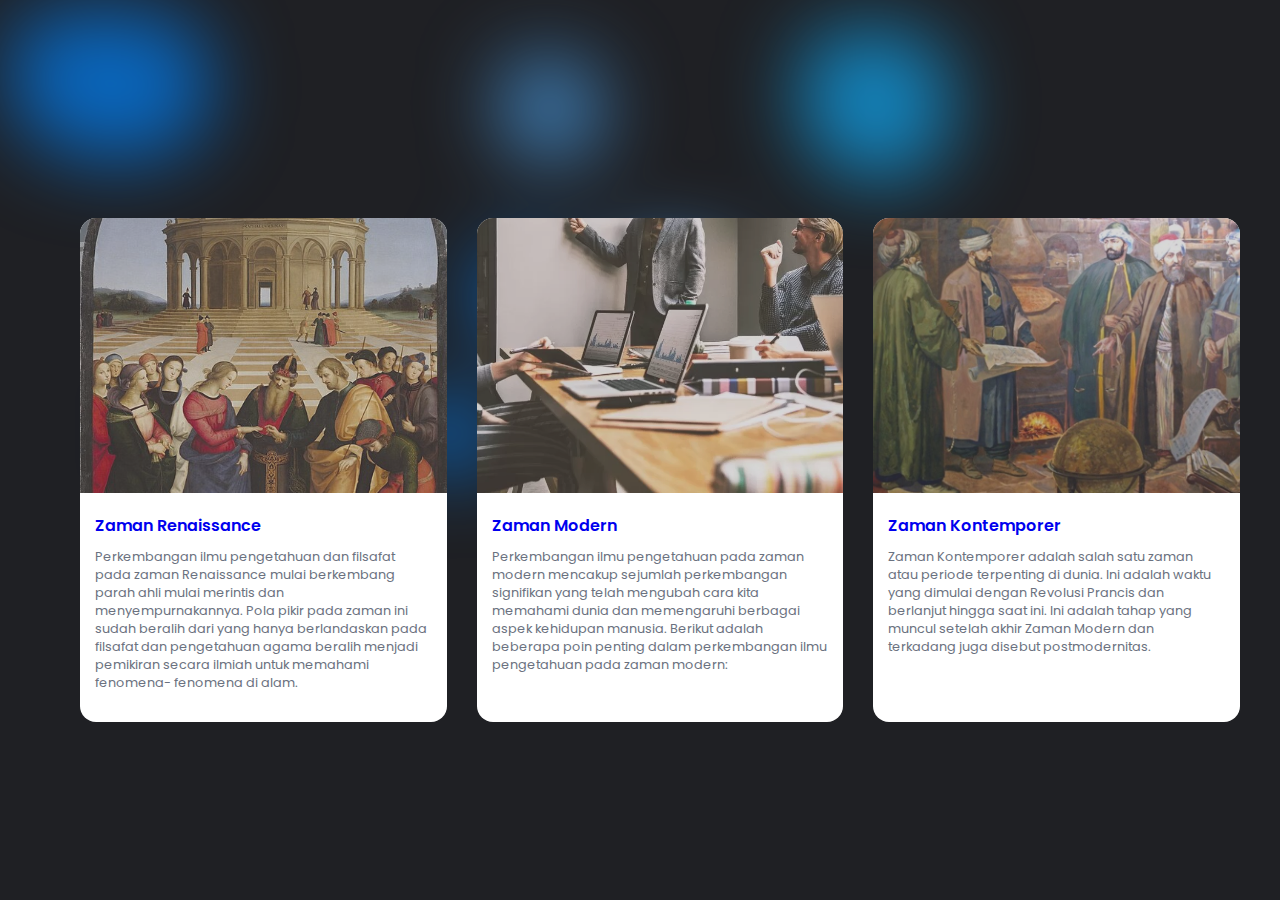
<file: prolog.html>
<!DOCTYPE html>
<html lang="en" >
<head>
  <meta charset="UTF-8">
  <title>Materi</title>
  <link rel="stylesheet" href="https://cdnjs.cloudflare.com/ajax/libs/font-awesome/6.4.2/css/all.min.css" /><link rel="stylesheet" href="./css/style.css">
  <link href="images/logo.PNG" rel="shortcut icon">

</head>
<body>
<!-- partial:index.partial.html -->
<body>
<div class="container">
	<div class="blob-c">
    <div class="blob"></div>
    <div class="blob one"></div>
    <div class="blob two"></div>
    <div class="blob three"></div>
    <div class="blob four"></div>
    <div class="blob five"></div>
    <div class="blob six"></div>
    <div class="blob seven"></div>
  </div>

  <section>
    <div class="card">
      <img src="./images/Renaissance.jpg" alt="image" />

      <div class="card-content">
        <p><a href="./isi.html">Zaman Renaissance</a></p>
        <p>Perkembangan ilmu pengetahuan dan filsafat pada zaman Renaissance mulai berkembang parah ahli mulai merintis dan menyempurnakannya. Pola pikir pada zaman ini sudah beralih dari yang hanya berlandaskan pada filsafat dan pengetahuan agama beralih menjadi pemikiran secara ilmiah untuk memahami fenomena- fenomena di alam.
          </p>
      </div>
    </div>

    <div class="card">
      <img src="./images/modern.jpg" alt="image" />

      <div class="card-content">        
        <p><a href="./isi_md.html">Zaman Modern</a></p>
        <p>Perkembangan ilmu pengetahuan pada zaman modern mencakup sejumlah perkembangan signifikan yang telah mengubah cara kita memahami dunia dan memengaruhi berbagai aspek kehidupan manusia. Berikut adalah beberapa poin penting dalam perkembangan ilmu pengetahuan pada zaman modern:</p>
      </div>
    </div>

    <div class="card">
      <img src="./images/kontemporer.jpg" alt="image" />

      <div class="card-content">
        <p><a href="./isi_kmp.html">Zaman Kontemporer</a></p>
        <p>Zaman Kontemporer adalah salah satu zaman atau periode terpenting di dunia. Ini adalah waktu yang dimulai dengan Revolusi Prancis dan berlanjut hingga saat ini. Ini adalah tahap yang muncul setelah akhir Zaman Modern dan terkadang juga disebut postmodernitas.</p>
      </div>
    </div>
  </section>
</div>

</body>
<!-- partial -->
  <script  src="./js/script.js"></script>

</body>
</html>
</file>
<file: css/style_awal.css>
@import url(//fonts.googleapis.com/css?family=Lato:300:400);

body {
  margin:0;
  padding: 0%;
}


/* h1 {
  font-family: 'Lato', sans-serif;
  font-weight:300;
  letter-spacing: 2px;
  font-size:48px;
} */

.logo {
  max-width: 100px;
}

.body {
  background: linear-gradient(rgba(0, 0, 0, 0.8), rgba(0, 0, 0, 0.8)),
    url(https://images.pexels.com/photos/2166927/pexels-photo-2166927.jpeg?cs=srgb&dl=animal-aquarium-aquatic-2166927.jpg&fm=jpg)
      no-repeat center center/cover;
  font-family: Arial, Helvetica, sans-serif;
}


.btn {
  display: flex;
  justify-content: center;
  align-items: center;
  height: 7vh;
}

.btn {
  text-decoration: none;
  border: 0px solid rgb(146, 148, 248);
  position: relative;
  overflow: hidden;
}

.btn:hover {
  box-shadow: 1px 1px 25px 10px rgba(146, 148, 248, 0.4);
}

.btn:before {
  content: "";
  position: absolute;
  top: 0;
  left: -100%;
  width: 100%;
  height: 100%;
  background: linear-gradient(
    120deg,
    transparent,
    rgba(146, 148, 248, 0.4),
    transparent
  );
  transition: all 650ms;
}

.btn:hover:before {
  left: 100%;
}

a {
  font-family: Arial, Helvetica, sans-serif;
  text-decoration: none;
  color: #f4f4f4;
  font-size: 20px;
  letter-spacing: 1px;
  padding: 1rem 3rem;
}

p {
  font-family: Arial, Helvetica, sans-serif;
  letter-spacing: 2px;
  font-size:20px;
  color: #0e1544;
}
.header {
  position:relative;
  text-align:center;
  background: linear-gradient(60deg, rgb(16, 6, 56) 0%, rgba(0,172,193,1) 100%);
  color:white;
}
.logo {
  width:50px;
  fill:white;
  padding-right:15px;
  display:inline-block;
  vertical-align: middle;
}
.inner-header {
  height:65vh;
  width:100%;
  margin: 0;
  padding: 0;
}

.flex { /*Flexbox for containers*/
  display: flex;
  justify-content: center;
  align-items: center;
  text-align: center;
}

.waves {
  position:relative;
  width: 100%;
  height:15vh;
  margin-bottom:-7px; /*Fix for safari gap*/
  min-height:100px;
  max-height:150px;
}

.content {
  position:relative;
  height:20vh;
  text-align:center;
  background-color: white;
}

/* Animation */

.parallax > use {
  animation: move-forever 25s cubic-bezier(.55,.5,.45,.5)     infinite;
}
.parallax > use:nth-child(1) {
  animation-delay: -2s;
  animation-duration: 7s;
}
.parallax > use:nth-child(2) {
  animation-delay: -3s;
  animation-duration: 10s;
}
.parallax > use:nth-child(3) {
  animation-delay: -4s;
  animation-duration: 13s;
}
.parallax > use:nth-child(4) {
  animation-delay: -5s;
  animation-duration: 20s;
}
@keyframes move-forever {
  0% {
   transform: translate3d(-90px,0,0);
  }
  100% { 
    transform: translate3d(85px,0,0);
  }
}
/*Shrinking for mobile*/
</file>
<file: css/style_isi.css>
:root {
  --main-white-color: white;
  --main-black-color: black;
}

* {
  padding: 0;
  margin: 0;
  box-sizing: border-box;
}

.static {
  position: static;
  margin-bottom: 4em;
}

.cover {
  background-size:cover;
  background-position: center;
  background-repeat: no-repeat;
}

.owl-carousel .owl-slide {
  position: relative;
  height: 250vh;
  background-color: lightgray;
}

.owl-carousel .owl-slide-animated {
  transform: translateX(20px);
  opacity: 0;
  visibility: hidden;
  transition: all 0.05s;
}

.owl-carousel .owl-slide-animated.is-transitioned {
  transform: none;
  opacity: 1;
  visibility: visible;
  transition: all 0.5s;
  color: aliceblue;
}

.owl-carousel .owl-slide-title.is-transitioned {
  transition-delay: 0.2s;
}

.owl-carousel .owl-slide-subtitle.is-transitioned {
  transition-delay: 0.35s;
}

.owl-carousel .owl-slide-cta.is-transitioned {
  transition-delay: 0.5s;
}

.owl-carousel .owl-dots,
.owl-carousel .owl-nav {
  position: absolute;
 
}

.owl-carousel .owl-dots .owl-dot,
.owl-carousel .owl-nav [class*="owl-"]:focus {
  outline: none;
}

.owl-carousel .owl-dots .owl-dot span {
  background: transparent;
  border: 1px solid var(--main-white-color);
  transition: all 0.2s ease;
}

.owl-carousel .owl-dots .owl-dot:hover span,
.owl-carousel .owl-dots .owl-dot.active span {
  background: var(--main-white-color);
}

.owl-carousel .owl-nav {
  left: 50%;
  top: 95%;
  transform: translateX(-50%);
  margin: 0;
  color: aliceblue;
}

.owl-carousel .owl-nav svg {
  opacity: 0.3;
  transition: opacity 0.3s;
}

.owl-carousel .owl-nav button:hover svg {
  opacity: 1;
  color: aliceblue;
}

.owl-carousel .owl-nav [class*="owl-"]:hover {
  background: aliceblue;
}

@media screen and (max-width: 575px) {
  .owl-carousel .owl-nav {
    top: 5%;
  }
  
  .owl-carousel .owl-nav svg {
    width: 24px;
    height: 24px;
  }
}
</file>
<file: css/style_isikmp.css>
:root {
  --main-white-color: white;
  --main-black-color: black;
}

* {
  padding: 0;
  margin: 0;
  box-sizing: border-box;
}

.static {
  position: static;
  margin-bottom: 4em;
}

.cover {
  background-size: cover;
  background-position: center;
  background-repeat: no-repeat;
}

.owl-carousel .owl-slide {
  position: relative;
  height: 190vh;
  background-color: lightgray;
}

.owl-carousel .owl-slide-animated {
  transform: translateX(20px);
  opacity: 0;
  visibility: hidden;
  transition: all 0.05s;
}

.owl-carousel .owl-slide-animated.is-transitioned {
  transform: none;
  opacity: 1;
  visibility: visible;
  transition: all 0.5s;
}

.owl-carousel .owl-slide-title.is-transitioned {
  transition-delay: 0.2s;
}

.owl-carousel .owl-slide-subtitle.is-transitioned {
  transition-delay: 0.35s;
}

.owl-carousel .owl-slide-cta.is-transitioned {
  transition-delay: 0.5s;
}

.owl-carousel .owl-dots,
.owl-carousel .owl-nav {
  position: absolute;
}

.owl-carousel .owl-dots .owl-dot,
.owl-carousel .owl-nav [class*="owl-"]:focus {
  outline: none;
}

.owl-carousel .owl-dots .owl-dot span {
  background: transparent;
  border: 1px solid var(--main-black-color);
  transition: all 0.2s ease;
}

.owl-carousel .owl-dots .owl-dot:hover span,
.owl-carousel .owl-dots .owl-dot.active span {
  background: var(--main-black-color);
}

.owl-carousel .owl-nav {
  left: 50%;
  top: 90%;
  transform: translateX(-50%);
  margin: 0;
}

.owl-carousel .owl-nav svg {
  opacity: 0.3;
  transition: opacity 0.3s;
}

.owl-carousel .owl-nav button:hover svg {
  opacity: 1;
}

.owl-carousel .owl-nav [class*="owl-"]:hover {
  background: transparent;
}

section {
  display: none;
}

@media screen and (max-width: 575px) {
  .owl-carousel .owl-nav {
    top: 5%;
  }
  
  .owl-carousel .owl-nav svg {
    width: 24px;
    height: 24px;
  }
}
</file>
<file: css/style_isimd.css>
:root {
  --main-white-color: white;
  --main-black-color: black;
}

* {
  padding: 0;
  margin: 0;
  box-sizing: border-box;
}

.static {
  position: static;
  margin-bottom: 4em;
}

.cover {
  background-size: cover;
  background-position: center;
  background-repeat: no-repeat;
}

.owl-carousel .owl-slide {
  position: relative;
  height: 250vh;
  background-color: lightgray;
}

.owl-carousel .owl-slide-animated {
  transform: translateX(20px);
  opacity: 0;
  visibility: hidden;
  transition: all 0.05s;
}

.owl-carousel .owl-slide-animated.is-transitioned {
  transform: none;
  opacity: 1;
  visibility: visible;
  transition: all 0.5s;
  color: aliceblue;
}

.owl-carousel .owl-slide-title.is-transitioned {
  transition-delay: 0.2s;
}

.owl-carousel .owl-slide-subtitle.is-transitioned {
  transition-delay: 0.35s;
}

.owl-carousel .owl-slide-cta.is-transitioned {
  transition-delay: 0.5s;
}

.owl-carousel .owl-dots,
.owl-carousel .owl-nav {
  position: absolute;
}

.owl-carousel .owl-dots .owl-dot,
.owl-carousel .owl-nav [class*="owl-"]:focus {
  outline: none;
}

.owl-carousel .owl-dots .owl-dot span {
  background: transparent;
  border: 1px solid var(--main-white-color);
  transition: all 0.2s ease;
}

.owl-carousel .owl-dots .owl-dot:hover span,
.owl-carousel .owl-dots .owl-dot.active span {
  background: var(--main-white-color);
}

.owl-carousel .owl-nav {
  left: 50%;
  top: 10%;
  transform: translateX(-50%);
  margin: 0;
}

.owl-carousel .owl-nav svg {
  opacity: 0.3;
  transition: opacity 0.3s;
}

.owl-carousel .owl-nav button:hover svg {
  opacity: 1;
}

.owl-carousel .owl-nav [class*="owl-"]:hover {
  background: transparent;
}

section {
  display: none;
}

@media screen and (max-width: 575px) {
  .owl-carousel .owl-nav {
    top: 5%;
  }
  
  .owl-carousel .owl-nav svg {
    width: 24px;
    height: 24px;
  }
}
</file>
<file: css/style.css>
@import url("https://fonts.googleapis.com/css2?family=Mulish:wght@400;500;600&family=Poppins:wght@100;200;300;400;500;600;700;800;900&display=swap");

/* DEFAULT VALUES */

*,
*::before,
*::after {
  margin: 0;
  padding: 0;
  box-sizing: border-box;
}

nav {
  user-select:none;
  -webkit-user-select:none;
  -moz-user-select:none;
  -ms-user-select:none;
  -o-user-select:none;
}

nav > ul,
nav > ul > li {
  outline: 0;
}

nav > ul > li > a {
 text-decoration: none;
}

body {
  min-height: 100vh;
  background: linear-gradient(90deg, #aea4e3, #d3ffe8);
}

/* MAIN MENU */

.main-menu {
  position:fixed;
  top: 0;
  left: 0;
  height: 100%;
  width: 60px;
  overflow:hidden;
  background: #0009;
  transition: width .05s linear;
  -webkit-transition: width .05s linear;
  z-index: 10;
  padding-top: 10px;
}

.main-menu:hover {
  width: 180px;
  overflow:visible;
}

.main-menu > ul > li {
  position: relative;
  display: block;
  width: 180px;
}

.main-menu > ul > li > a {
  display: flex;
  flex-direction: row;
  align-items: center;
  justify-content: center;
  color:#999;
  font-size: 1rem;
  transition:all .1s linear;
  -webkit-transition:all .1s linear;
  padding: 10px 0;
}

.nav-icon {
  width: 60px;
  height: 20px;
  font-size: 20px;
  text-align: center;
}

.nav-text {
  width: 120px;
  height: 20px;
  font-family: "Mulish", sans-serif;
}

.logout {
  position: absolute;
  left: 0;
  bottom: 0;
}

.main-menu li:hover > a, .main-menu li.active > a, .main-menu li > a:focus {
  text-decoration: none;
  color: #fff;
  background-color: rgb(29, 79, 215, 0.7);
}

/* ANIMATED BACKGROUND */

.container {
	background:#1F2024;
	min-height: 100vh;
	overflow: hidden;
	position: relative;
  display: flex;
  align-items: center;
  justify-content: center;
}

.blob-c {
	min-height: 100vh;
	overflow: hidden;
	position:absolute;
	width: 100%;
	filter: blur(40px);
/*   background: rgba(255,255,255,0.1) */
}

.blob {
	background:#26C3F9;
	height: 60px;
	width: 80px;
	border-radius: 40% 50% 30% 40%;
  	animation: 
		transform 18s ease-in-out infinite both alternate, movement_one 12s ease-in-out infinite both;
	opacity:.7;
	position: absolute;
	left: 75%;
	top: 40%;
}

.blob.one{
	background:#0085FF;
	height: 150px;
	width: 200px;
	left: 10px;
	top: 10px;
	transform: rotate(-180deg);
	animation: transform 8s ease-in-out infinite both alternate, movement_two 20s ease-in-out infinite both;
}

.blob.two{
	background:#4EAEFF;
	height: 150px;
	width: 150px;
	left: 600px;
	top: 250px;
	transform: rotate(-180deg);
	animation: transform 10s ease-in-out infinite both alternate, movement_two 10s ease-in-out infinite both;
}

.blob.three{
	background:#0EAFFF;
	height: 150px;
	width: 150px;
	left: 800px;
	top: 30px;
	transform: rotate(-180deg);
	animation: transform 7s ease-in-out infinite both alternate, movement_two 23s ease-in-out infinite both;
}

.blob.four{
	background:#4EAEFF;
	height: 100px;
	width: 100px;
	left: 500px;
	top: 60px;
	transform: rotate(-180deg);
	animation: transform 17s ease-in-out infinite both alternate, movement_two 12s ease-in-out infinite both;
}

.blob.five{
	background:#0085FF;
	height: 100px;
	width: 80px;
	left: 480px;
	top: 250px;
	transform: rotate(-180deg);
	animation: transform 12s ease-in-out infinite both alternate, movement_two 18s ease-in-out infinite both;
}

.blob.six{
	background:#0EAFFF;
	height: 70px;
	width: 100px;
	left: 160px;
	top: 400px;
	transform: rotate(-180deg);
	animation: transform 5s ease-in-out infinite both alternate, movement_two 7s ease-in-out infinite both;
}

.blob.seven{
	background: #0085FF;
	height: 70px;
	width: 100px;
	left: 400px;
	top: 400px;
	transform: rotate(-180deg);
	animation: transform 5s ease-in-out infinite both alternate, movement_two 12s ease-in-out infinite both;
}

@keyframes transform
{
    0%,
  100% { border-radius: 33% 67% 70% 30% / 30% 40% 70% 70%; } 
   20% { border-radius: 37% 63% 51% 49% / 37% 35% 35% 63%; } 
   40% { border-radius: 36% 64% 64% 36% / 64% 48% 52% 26%; } 
   60% { border-radius: 37% 63% 51% 49% / 30% 30% 70% 73%; } 
   80% { border-radius: 40% 60% 42% 58% / 51% 51% 49% 59%; } 
}

@keyframes movement_one
{
    0%,
  100% { transform: none; }
   50% { transform: translate(50%, 20%) rotateY(10deg) scale(1); }
}

@keyframes movement_two
{
    0%,
  500% { transform: none; }
   50% { transform: translate(50%, 100%) rotate(-200deg) scale(1.3);}
}


/* CARD */

a {
  text-decoration: none;
}

section {
  display: grid;
  grid-template-columns: repeat(3, 1fr);
  gap: 30px;
  padding: 80px 40px 40px 80px;
}

.card {
  width: min(100%, 500px);
  background: rgba(255, 255, 255);
  border-radius: 16px;
  font-family: "Poppins", sans-serif;
  z-index: 5;
}

.card > img {
  display: block;
  width: 100%;
  max-width: 500px;
  aspect-ratio: 4/3;
  object-fit: cover;
  object-position: 50% 50%;
  border-radius: 16px 16px 0 0;
  filter: contrast(70%);
  transition: all 0.6s cubic-bezier(0.43, 0.41, 0.22, 0.91);
}

.card > img:hover {
  filter: contrast(100%);
}

.card-content {
  display: flex;
  flex-direction: column;
  padding: 20px 15px 20px;
}

.card-content > p {
  margin-bottom: 10px;
}

.card-content > p:nth-child(1) {
  font-size: 1rem;
  font-weight: 600;
  margin-bottom: 10px;
  color: #1e40af;
}

.card-content > p:nth-child(2) {
  font-size: 0.8rem;
  font-weight: 400;
  color: #6b7280;
}

@media (max-width: 900px) {
  section {
     grid-template-columns: repeat(2, 1fr);
  }
}

@media (max-width: 500px) {
  section {
     grid-template-columns: repeat(1, 1fr);
  }
}
</file>
